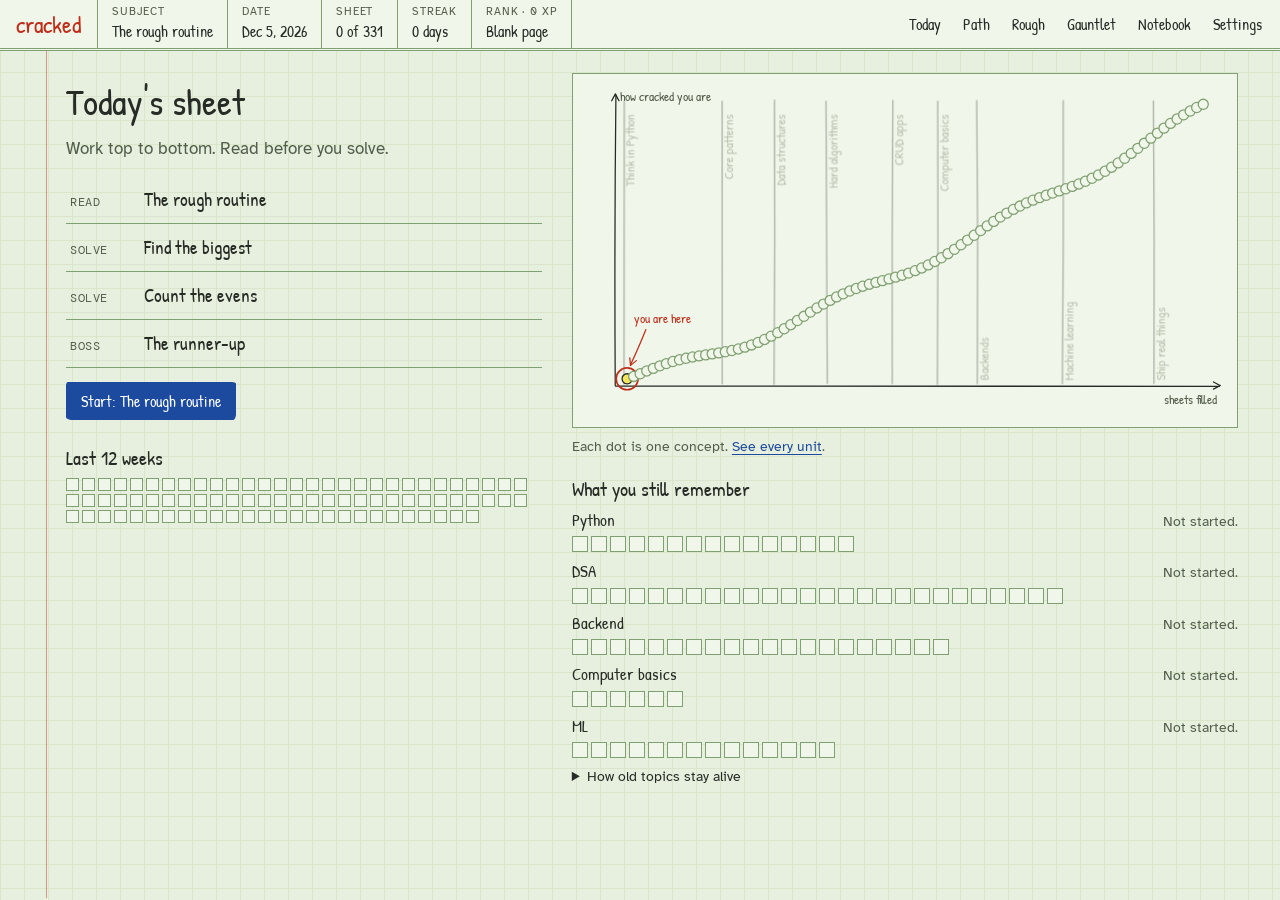
<file: index.html>
<!DOCTYPE html>
<html lang="en">
<head>
<meta charset="utf-8">
<meta name="viewport" content="width=device-width, initial-scale=1">
<title>Cracked: think on paper, then code it</title>
<link rel="preconnect" href="https://fonts.googleapis.com">
<link rel="preconnect" href="https://fonts.gstatic.com" crossorigin>
<link href="https://fonts.googleapis.com/css2?family=Architects+Daughter&family=Atkinson+Hyperlegible:ital,wght@0,400;0,700;1,400&family=DM+Mono:wght@400;500&display=swap" rel="stylesheet">
<link href="https://fonts.googleapis.com/css2?family=Patrick+Hand&text=0123456789&display=swap" rel="stylesheet">
<link rel="stylesheet" href="vendor/codemirror/codemirror.min.css">
<link rel="stylesheet" href="grind.css">
</head>
<body>
<a class="skip" href="#app">Skip to content</a>
<header class="pad-head" id="padHead"></header>
<main id="app" tabindex="-1"></main>
<div id="toasts" aria-live="polite"></div>
<div id="stamp" aria-hidden="true"></div>

<script src="vendor/codemirror/codemirror.min.js"></script>
<script src="vendor/codemirror/python.min.js"></script>
<script src="vendor/codemirror/matchbrackets.min.js"></script>
<script src="vendor/codemirror/closebrackets.min.js"></script>
<script src="vendor/codemirror/active-line.min.js"></script>
<script src="vendor/codemirror/runmode.min.js"></script>
<script src="data/problems-1.js"></script>
<script src="data/problems-2.js"></script>
<script src="data/problems-3.js"></script>
<script src="data/problems-4.js"></script>
<script src="viz.js"></script>
<script src="content/path.js"></script>
<script src="content/1-foundations.js"></script>
<script src="content/1b-python-work.js"></script>
<script src="content/2-dsa-core.js"></script>
<script src="content/3-dsa-structures.js"></script>
<script src="content/4-dsa-advanced.js"></script>
<script src="content/4b-leetcode.js"></script>
<script src="content/5-crud.js"></script>
<script src="content/5b-computer-basics.js"></script>
<script src="content/6-backend.js"></script>
<script src="content/6b-backend-work.js"></script>
<script src="content/7-ml.js"></script>
<script src="content/7b-ml-work.js"></script>
<script src="content/8-engineering.js"></script>
<script src="engine.js"></script>
<script src="memory.js"></script>
<script src="app.js"></script>
</body>
</html>
</file>
<file: grind.css>
/* Engineer's computation pad: pale green paper, graphite, red pencil for corrections, blue ink for actions. */
:root {
  --pad: #E7F0DE; --sheet: #F0F6E9; --grid: #D9E6CC; --rule: #7FA070;
  --graphite: #262B26; --soft: #535D4C; --red: #BF2E1B; --ink: #1B4A9E; --mark: #F6E65B; --pass: #1E6B3A;
  --hand: 'Patrick Hand', 'Architects Daughter', 'Segoe Print', 'Comic Sans MS', cursive;
  --body: 'Atkinson Hyperlegible', 'Segoe UI', system-ui, sans-serif;
  --mono: 'DM Mono', Consolas, Menlo, monospace;
}
* { box-sizing: border-box; }
html { -webkit-text-size-adjust: 100%; }
body {
  margin: 0; color: var(--graphite); font: 17px/1.6 var(--body); background-color: var(--pad);
  background-image: linear-gradient(var(--grid) 1px, transparent 1px), linear-gradient(90deg, var(--grid) 1px, transparent 1px);
  background-size: 24px 24px;
}
a { color: var(--ink); text-underline-offset: 3px; }
:focus-visible { outline: 2px solid var(--ink); outline-offset: 2px; }
h1, h2, h3 { font-family: var(--hand); font-weight: 400; line-height: 1.2; margin: 1.3em 0 .4em; }
h1 { font-size: 2.3rem; margin-top: .2em; }
h2 { font-size: 1.6rem; }
h3 { font-size: 1.25rem; }
p { margin: .6em 0; }
code, pre, kbd { font-family: var(--mono); font-size: .9em; }
code { background: #DCE8CF; padding: 1px 5px; border-radius: 3px; }
pre { background: var(--sheet); border: 1px solid var(--rule); padding: 10px 12px; overflow-x: auto; line-height: 1.5; }
pre code { background: none; padding: 0; }
table { border-collapse: collapse; margin: .8em 0; display: block; overflow-x: auto; }
th, td { border: 1px solid var(--rule); padding: 5px 10px; text-align: left; vertical-align: top; }
th { font-family: var(--hand); font-weight: 400; background: #DCE8CF; }
.skip { position: absolute; left: -999px; }
.skip:focus { left: 8px; top: 8px; background: var(--sheet); padding: 6px; z-index: 50; }
.mute { color: var(--soft); }
.small { font-size: .88rem; }
.ok { color: var(--pass); }
.bad { color: var(--red); }

/* Header: the title block printed on a real pad. Sheet N of M is true progress, not decoration. */
.pad-head { display: grid; grid-template-columns: auto 1fr auto; align-items: stretch; background: var(--sheet); border-bottom: 3px double var(--rule); position: sticky; top: 0; z-index: 20; }
.brand { font: 1.5rem/1 var(--hand); color: var(--red); text-decoration: none; padding: 12px 16px; border-right: 1px solid var(--rule); align-self: stretch; display: flex; align-items: center; }
.fields { display: flex; flex-wrap: wrap; min-width: 0; }
.field { padding: 4px 14px; border-right: 1px solid var(--rule); min-width: 0; }
.field label, .field .k { display: block; font-size: .66rem; letter-spacing: .08em; text-transform: uppercase; color: var(--soft); }
.field .v { font: 1.02rem/1.3 var(--hand); white-space: nowrap; overflow: hidden; text-overflow: ellipsis; display: block; max-width: 24ch; }
.pad-nav { display: flex; align-items: center; gap: 2px; padding: 0 8px; }
.pad-nav a { padding: 6px 10px; text-decoration: none; font: 1rem var(--hand); color: var(--graphite); }
.pad-nav a:hover { color: var(--ink); text-decoration: underline; }

/* The red margin line is the one bit of pad furniture that stays on every page. */
main { max-width: 1240px; min-height: calc(100vh - 53px); margin: 0 auto; padding: 22px 22px 80px 46px; position: relative; outline: none; }
main::before { content: ''; position: absolute; left: 26px; top: 0; bottom: 0; width: 1px; background: var(--red); opacity: .45; }

.btn { font: 1.02rem var(--hand); background: var(--sheet); color: var(--graphite); border: 1.5px solid var(--graphite); border-radius: 2px 5px 3px 6px / 5px 2px 6px 3px; padding: 7px 14px; cursor: pointer; text-decoration: none; display: inline-block; }
.btn:hover:not(:disabled) { background: var(--mark); }
.btn:disabled { opacity: .5; cursor: not-allowed; }
.btn.go { background: var(--ink); border-color: var(--ink); color: #fff; }
.btn.go:hover:not(:disabled) { background: #123a80; }
.btn.quiet { border-color: transparent; background: none; text-decoration: underline; color: var(--soft); padding: 7px 8px; }
.btn.quiet:hover:not(:disabled) { background: none; color: var(--red); }
.row { display: flex; flex-wrap: wrap; gap: 10px; align-items: center; }
.spread { display: flex; flex-wrap: wrap; gap: 10px; justify-content: space-between; align-items: baseline; }
.tag { font: .78rem var(--mono); border: 1px solid currentColor; padding: 0 6px; border-radius: 2px; color: var(--soft); white-space: nowrap; }
.tag.Easy { color: var(--pass); } .tag.Medium { color: var(--ink); } .tag.Hard { color: var(--red); }
.tag.boss { background: var(--red); border-color: var(--red); color: #fff; }

/* Home */
.home { display: grid; grid-template-columns: minmax(300px, 5fr) 7fr; gap: 30px; align-items: start; }
.today h1 { margin-bottom: 0; }
.todo { list-style: none; padding: 0; margin: 14px 0; }
.todo li { border-bottom: 1px solid var(--rule); }
.todo a { display: flex; gap: 12px; align-items: baseline; padding: 11px 4px; text-decoration: none; color: inherit; }
.todo a:hover .what { color: var(--ink); text-decoration: underline; }
.todo .kind { font: .72rem var(--mono); text-transform: uppercase; letter-spacing: .05em; color: var(--soft); min-width: 62px; }
.todo .what { font: 1.2rem/1.3 var(--hand); }
.todo li.done .what { color: var(--soft); text-decoration: line-through; text-decoration-color: var(--red); text-decoration-thickness: 2px; }
.curve-wrap { background: var(--sheet); border: 1px solid var(--rule); padding: 10px 12px 6px; }
.curve { width: 100%; height: auto; display: block; }
.curve .plotted { fill: none; stroke: var(--graphite); stroke-width: 2; stroke-dasharray: 1; animation: draw 1.6s ease-out; }
@keyframes draw { from { stroke-dashoffset: 1; } to { stroke-dashoffset: 0; } }
.nd { fill: var(--sheet); stroke: var(--graphite); stroke-width: 1.5; }
.nd.locked { stroke: var(--rule); }
.nd.open { fill: var(--mark); }
.nd.cleared { fill: var(--graphite); }
a:hover .nd, a:focus .nd { stroke: var(--ink); stroke-width: 3; }
.here { fill: none; stroke: var(--red); stroke-width: 2; }
.heat { display: flex; flex-wrap: wrap; gap: 3px; margin-top: 8px; }
.heat i { width: 13px; height: 13px; border: 1px solid var(--rule); background: var(--sheet); display: block; }
.heat i.l1 { background: #B6C7AB; } .heat i.l2 { background: #72806A; } .heat i.l3 { background: var(--graphite); }
.phase { margin-top: 10px; border-top: 1px solid var(--rule); }
.phase summary { cursor: pointer; padding: 10px 2px; display: flex; justify-content: space-between; gap: 12px; align-items: baseline; }
.phase summary b { font: 1.4rem var(--hand); }
.units { display: grid; grid-template-columns: repeat(auto-fill, minmax(230px, 1fr)); gap: 0 22px; padding-bottom: 12px; }
.units a { display: flex; justify-content: space-between; gap: 8px; padding: 5px 2px; border-bottom: 1px dotted var(--rule); text-decoration: none; color: inherit; }
.units a:hover { color: var(--ink); }
.units a.locked { color: var(--soft); }
.units a.cleared span:first-child { text-decoration: line-through; text-decoration-color: var(--red); }

.stampline { font: 2.4rem/1.1 var(--hand); color: var(--red); margin: .2em 0; }

/* Memory: graphite fades as a topic slips. */
.mem { margin-top: 18px; }
.mem h3 { margin-top: 0; }
.mem-row { margin: 8px 0; }
.mem-row b { font: 1.05rem var(--hand); }
.mem-cells { display: flex; flex-wrap: wrap; gap: 3px; margin-top: 3px; }
.mem-cells a, .mem-cells i { display: block; width: 16px; height: 16px; border: 1px solid var(--rule); background: var(--sheet); }
.mem-cells a.fresh { background: var(--graphite); border-color: var(--graphite); }
.mem-cells a.fading { background: #A3B09A; border-color: #72806A; }
.mem-cells a.rusty { border: 2px solid var(--red); }
.mem-cells a:hover { outline: 2px solid var(--ink); outline-offset: 1px; }
.skip-text { position: absolute; width: 1px; height: 1px; overflow: hidden; clip-path: inset(50%); }
@media (pointer: coarse) { .mem-cells a, .mem-cells i { width: 24px; height: 24px; } }

/* Reading */
.read { max-width: 760px; }
.read .lede { font-size: 1.15rem; }
.vis { background: var(--sheet); border: 1px solid var(--rule); margin: 16px 0; padding: 10px 12px; }
.vis svg { width: 100%; display: block; height: auto; }
.vis .cap { font: 1rem/1.4 var(--hand); color: var(--soft); margin-top: 4px; }
.vis .note { font: 1.08rem/1.4 var(--hand); min-height: 2.9em; border-top: 1px dashed var(--rule); padding-top: 8px; margin-top: 6px; }
.vis .ctrl { display: flex; gap: 8px; align-items: center; margin-top: 6px; font-size: .85rem; color: var(--soft); }
.sk { fill: none; stroke: var(--graphite); stroke-width: 1.5; stroke-linecap: round; }
.sk.r { stroke: var(--red); } .sk.b { stroke: var(--ink); } .sk.g { stroke: var(--pass); }
.sk.thick { stroke-width: 2.6; }
.mk { stroke: none; opacity: .75; } .mk-y { fill: var(--mark); } .mk-r { fill: #EFA99D; } .mk-b { fill: #AFC6EF; } .mk-g { fill: #A7D8B0; }
.tx { font: 16px var(--hand); fill: var(--graphite); } .tx.mono { font-family: var(--mono); font-size: 15px; }
.tx.soft { fill: var(--soft); } .tx.b { fill: var(--ink); } .tx.r { fill: var(--red); } .tx.g { fill: var(--pass); } .tx.dim { opacity: .35; }
.dot { fill: var(--graphite); } .dot.r { fill: var(--red); } .dot.b { fill: var(--ink); } .dot.g { fill: var(--pass); }
details.think { background: var(--sheet); border-left: 4px solid var(--red); margin: 16px 0; padding: 8px 14px; }
details.think summary { cursor: pointer; font: 1.1rem/1.4 var(--hand); }
details.think summary::after { content: ' (think first, then open)'; color: var(--soft); font: .8rem var(--body); }
details.think[open] summary::after { content: ''; }
.tryit { margin: 16px 0; }
.teach textarea, .rough textarea, .deb textarea { width: 100%; }
textarea, input[type=text], input[type=search], select { font: 1rem/1.5 var(--body); background: var(--sheet); color: var(--graphite); border: 1px solid var(--rule); padding: 8px 10px; border-radius: 2px; }
textarea.plain { font: 1.1rem/1.5 var(--hand); }
.teach { border-top: 3px double var(--rule); margin-top: 30px; padding-top: 6px; }

/* Solve */
.tabs { display: flex; gap: 2px; border-bottom: 2px solid var(--graphite); margin: 10px 0 16px; flex-wrap: wrap; }
.tabs button { font: 1.15rem var(--hand); padding: 6px 18px; background: none; border: 1px solid transparent; border-bottom: 0; cursor: pointer; color: var(--graphite); }
.tabs button[aria-selected=true] { background: var(--sheet); border-color: var(--graphite); position: relative; top: 2px; }
.tabs button:disabled { color: var(--soft); cursor: not-allowed; opacity: .6; }
.solve { display: grid; grid-template-columns: minmax(280px, 5fr) 7fr; gap: 24px; align-items: start; }
.statement { background: var(--sheet); border: 1px solid var(--rule); padding: 8px 14px; max-height: calc(100vh - 170px); overflow: auto; position: sticky; top: 76px; }
.ex { font: .88rem/1.5 var(--mono); border-left: 2px solid var(--rule); padding-left: 10px; margin: 8px 0; overflow-wrap: anywhere; }
.padbox { background: var(--sheet); border: 1px solid var(--rule); }
.tools { display: flex; flex-wrap: wrap; gap: 2px; padding: 6px; border-bottom: 1px solid var(--rule); align-items: center; }
.tools button { font: .95rem var(--hand); background: none; border: 1px solid transparent; padding: 3px 7px; cursor: pointer; color: var(--graphite); }
.tools button:hover { border-color: var(--rule); }
.tools button[aria-pressed=true] { border-color: var(--graphite); background: var(--mark); }
.tools input { font: .9rem var(--mono); padding: 3px 6px; width: 136px; }
.tools .swatch { width: 22px; height: 22px; padding: 0; border-radius: 50%; border: 2px solid transparent; }
.tools .swatch[aria-pressed=true] { border-color: var(--graphite); outline: 2px solid var(--sheet); outline-offset: -4px; }
canvas.pad { display: block; width: 100%; aspect-ratio: 5 / 3; touch-action: none; cursor: crosshair;
  background-image: linear-gradient(var(--grid) 1px, transparent 1px), linear-gradient(90deg, var(--grid) 1px, transparent 1px); background-size: 20px 20px; }
canvas.thumb { display: block; width: 100%; aspect-ratio: 5 / 3; background: var(--pad); }
.results { margin-top: 12px; }
.fail { border-left: 4px solid var(--red); background: var(--sheet); padding: 8px 12px; font: .9rem/1.5 var(--mono); overflow-wrap: anywhere; white-space: pre-wrap; }
.passall { border-left: 4px solid var(--pass); background: var(--sheet); padding: 8px 12px; }
.log { font: .85rem/1.45 var(--mono); background: var(--sheet); border: 1px dashed var(--rule); padding: 6px 10px; white-space: pre-wrap; margin-top: 8px; max-height: 220px; overflow: auto; }
.nudge { border-left: 4px solid var(--ink); background: var(--sheet); padding: 6px 12px; margin: 8px 0; font: 1.05rem/1.4 var(--hand); }

/* Editor */
.CodeMirror { height: auto; min-height: 340px; background: var(--sheet); border: 1px solid var(--graphite); font: 15px/1.55 var(--mono); }
.CodeMirror-scroll { min-height: 340px; }
.cm-s-pad .CodeMirror-gutters { background: #DCE8CF; border-right: 1px solid var(--rule); }
.cm-s-pad .CodeMirror-linenumber { color: var(--soft); }
.cm-s-pad .CodeMirror-cursor { border-left: 2px solid var(--red); }
.cm-s-pad .CodeMirror-activeline-background { background: #E4EDD8; }
.cm-s-pad .CodeMirror-selected, .cm-s-pad .CodeMirror-focused .CodeMirror-selected { background: #F6E65B88; }
.cm-s-pad .cm-keyword { color: var(--ink); font-weight: 500; }
.cm-s-pad .cm-def { color: var(--red); }
.cm-s-pad .cm-string { color: var(--pass); }
.cm-s-pad .cm-comment { color: #5E6A55; font-style: italic; }
.cm-s-pad .cm-number { color: #8A4B08; }
.cm-s-pad .cm-builtin { color: #6B3FA0; }
.cm-s-pad .cm-variable-2 { color: var(--graphite); }
.tryit .CodeMirror, .tryit .CodeMirror-scroll { min-height: 60px; }

/* Stamp: the reward. A rubber stamp thumps onto the sheet once. */
#stamp { position: fixed; inset: 0; display: none; place-items: center; pointer-events: none; z-index: 60; }
#stamp.on { display: grid; }
#stamp span { font: clamp(3rem, 11vw, 7rem)/1 var(--hand); color: var(--red); border: 6px solid var(--red); padding: 8px 26px; border-radius: 10px; transform: rotate(-9deg); background: #F0F6E9D9; animation: thump .45s cubic-bezier(.2, 1.6, .4, 1); }
@keyframes thump { from { transform: rotate(-9deg) scale(2.6); opacity: 0; } to { transform: rotate(-9deg) scale(1); opacity: 1; } }

#toasts { position: fixed; right: 16px; bottom: 16px; display: grid; gap: 8px; z-index: 70; }
.toast { background: var(--graphite); color: var(--sheet); padding: 8px 14px; font: 1rem var(--hand); max-width: 340px; }

.cards { display: grid; grid-template-columns: repeat(auto-fill, minmax(280px, 1fr)); gap: 0 26px; }
.plist { list-style: none; padding: 0; margin: 8px 0; }
.plist li { border-bottom: 1px solid var(--rule); }
.plist a, .plist .lockd { display: flex; justify-content: space-between; gap: 10px; align-items: center; padding: 9px 2px; text-decoration: none; color: inherit; }
.plist a:hover span:first-child { color: var(--ink); text-decoration: underline; }
.plist .lockd { color: var(--soft); }
.check { display: flex; gap: 10px; padding: 6px 0; align-items: baseline; }
.note-item { border-bottom: 1px solid var(--rule); padding: 10px 0; }
.note-item .plain { white-space: pre-wrap; font: 1.08rem/1.45 var(--hand); }

@media (max-width: 940px) {
  .pad-head { grid-template-columns: auto 1fr; }
  .field:nth-child(-n+2) { display: none; }
  .field { padding: 3px 8px; }
  .field .v { font-size: .95rem; }
  .brand { padding: 8px 10px; font-size: 1.25rem; }
  .pad-head { position: static; }
  .pad-nav { grid-column: 1 / -1; flex-wrap: wrap; gap: 0; padding: 0 4px; border-top: 1px solid var(--rule); }
  .pad-nav a { padding: 4px 6px; font-size: .92rem; }
  .home, .solve { grid-template-columns: minmax(0, 1fr); }
  .statement { position: static; max-height: none; }
  main { padding: 16px 12px 70px 24px; }
  main::before { left: 12px; }
}
@media (prefers-reduced-motion: reduce) {
  *, *::before, *::after { animation: none !important; transition: none !important; }
}
</file>
<file: vendor/codemirror/codemirror.min.css>
.CodeMirror{font-family:monospace;height:300px;color:#000;direction:ltr}.CodeMirror-lines{padding:4px 0}.CodeMirror pre.CodeMirror-line,.CodeMirror pre.CodeMirror-line-like{padding:0 4px}.CodeMirror-gutter-filler,.CodeMirror-scrollbar-filler{background-color:#fff}.CodeMirror-gutters{border-right:1px solid #ddd;background-color:#f7f7f7;white-space:nowrap}.CodeMirror-linenumber{padding:0 3px 0 5px;min-width:20px;text-align:right;color:#999;white-space:nowrap}.CodeMirror-guttermarker{color:#000}.CodeMirror-guttermarker-subtle{color:#999}.CodeMirror-cursor{border-left:1px solid #000;border-right:none;width:0}.CodeMirror div.CodeMirror-secondarycursor{border-left:1px solid silver}.cm-fat-cursor .CodeMirror-cursor{width:auto;border:0!important;background:#7e7}.cm-fat-cursor div.CodeMirror-cursors{z-index:1}.cm-fat-cursor .CodeMirror-line::selection,.cm-fat-cursor .CodeMirror-line>span::selection,.cm-fat-cursor .CodeMirror-line>span>span::selection{background:0 0}.cm-fat-cursor .CodeMirror-line::-moz-selection,.cm-fat-cursor .CodeMirror-line>span::-moz-selection,.cm-fat-cursor .CodeMirror-line>span>span::-moz-selection{background:0 0}.cm-fat-cursor{caret-color:transparent}@-moz-keyframes blink{50%{background-color:transparent}}@-webkit-keyframes blink{50%{background-color:transparent}}@keyframes blink{50%{background-color:transparent}}.cm-tab{display:inline-block;text-decoration:inherit}.CodeMirror-rulers{position:absolute;left:0;right:0;top:-50px;bottom:0;overflow:hidden}.CodeMirror-ruler{border-left:1px solid #ccc;top:0;bottom:0;position:absolute}.cm-s-default .cm-header{color:#00f}.cm-s-default .cm-quote{color:#090}.cm-negative{color:#d44}.cm-positive{color:#292}.cm-header,.cm-strong{font-weight:700}.cm-em{font-style:italic}.cm-link{text-decoration:underline}.cm-strikethrough{text-decoration:line-through}.cm-s-default .cm-keyword{color:#708}.cm-s-default .cm-atom{color:#219}.cm-s-default .cm-number{color:#164}.cm-s-default .cm-def{color:#00f}.cm-s-default .cm-variable-2{color:#05a}.cm-s-default .cm-type,.cm-s-default .cm-variable-3{color:#085}.cm-s-default .cm-comment{color:#a50}.cm-s-default .cm-string{color:#a11}.cm-s-default .cm-string-2{color:#f50}.cm-s-default .cm-meta{color:#555}.cm-s-default .cm-qualifier{color:#555}.cm-s-default .cm-builtin{color:#30a}.cm-s-default .cm-bracket{color:#997}.cm-s-default .cm-tag{color:#170}.cm-s-default .cm-attribute{color:#00c}.cm-s-default .cm-hr{color:#999}.cm-s-default .cm-link{color:#00c}.cm-s-default .cm-error{color:red}.cm-invalidchar{color:red}.CodeMirror-composing{border-bottom:2px solid}div.CodeMirror span.CodeMirror-matchingbracket{color:#0b0}div.CodeMirror span.CodeMirror-nonmatchingbracket{color:#a22}.CodeMirror-matchingtag{background:rgba(255,150,0,.3)}.CodeMirror-activeline-background{background:#e8f2ff}.CodeMirror{position:relative;overflow:hidden;background:#fff}.CodeMirror-scroll{overflow:scroll!important;margin-bottom:-50px;margin-right:-50px;padding-bottom:50px;height:100%;outline:0;position:relative;z-index:0}.CodeMirror-sizer{position:relative;border-right:50px solid transparent}.CodeMirror-gutter-filler,.CodeMirror-hscrollbar,.CodeMirror-scrollbar-filler,.CodeMirror-vscrollbar{position:absolute;z-index:6;display:none;outline:0}.CodeMirror-vscrollbar{right:0;top:0;overflow-x:hidden;overflow-y:scroll}.CodeMirror-hscrollbar{bottom:0;left:0;overflow-y:hidden;overflow-x:scroll}.CodeMirror-scrollbar-filler{right:0;bottom:0}.CodeMirror-gutter-filler{left:0;bottom:0}.CodeMirror-gutters{position:absolute;left:0;top:0;min-height:100%;z-index:3}.CodeMirror-gutter{white-space:normal;height:100%;display:inline-block;vertical-align:top;margin-bottom:-50px}.CodeMirror-gutter-wrapper{position:absolute;z-index:4;background:0 0!important;border:none!important}.CodeMirror-gutter-background{position:absolute;top:0;bottom:0;z-index:4}.CodeMirror-gutter-elt{position:absolute;cursor:default;z-index:4}.CodeMirror-gutter-wrapper ::selection{background-color:transparent}.CodeMirror-gutter-wrapper ::-moz-selection{background-color:transparent}.CodeMirror-lines{cursor:text;min-height:1px}.CodeMirror pre.CodeMirror-line,.CodeMirror pre.CodeMirror-line-like{-moz-border-radius:0;-webkit-border-radius:0;border-radius:0;border-width:0;background:0 0;font-family:inherit;font-size:inherit;margin:0;white-space:pre;word-wrap:normal;line-height:inherit;color:inherit;z-index:2;position:relative;overflow:visible;-webkit-tap-highlight-color:transparent;-webkit-font-variant-ligatures:contextual;font-variant-ligatures:contextual}.CodeMirror-wrap pre.CodeMirror-line,.CodeMirror-wrap pre.CodeMirror-line-like{word-wrap:break-word;white-space:pre-wrap;word-break:normal}.CodeMirror-linebackground{position:absolute;left:0;right:0;top:0;bottom:0;z-index:0}.CodeMirror-linewidget{position:relative;z-index:2;padding:.1px}.CodeMirror-rtl pre{direction:rtl}.CodeMirror-code{outline:0}.CodeMirror-gutter,.CodeMirror-gutters,.CodeMirror-linenumber,.CodeMirror-scroll,.CodeMirror-sizer{-moz-box-sizing:content-box;box-sizing:content-box}.CodeMirror-measure{position:absolute;width:100%;height:0;overflow:hidden;visibility:hidden}.CodeMirror-cursor{position:absolute;pointer-events:none}.CodeMirror-measure pre{position:static}div.CodeMirror-cursors{visibility:hidden;position:relative;z-index:3}div.CodeMirror-dragcursors{visibility:visible}.CodeMirror-focused div.CodeMirror-cursors{visibility:visible}.CodeMirror-selected{background:#d9d9d9}.CodeMirror-focused .CodeMirror-selected{background:#d7d4f0}.CodeMirror-crosshair{cursor:crosshair}.CodeMirror-line::selection,.CodeMirror-line>span::selection,.CodeMirror-line>span>span::selection{background:#d7d4f0}.CodeMirror-line::-moz-selection,.CodeMirror-line>span::-moz-selection,.CodeMirror-line>span>span::-moz-selection{background:#d7d4f0}.cm-searching{background-color:#ffa;background-color:rgba(255,255,0,.4)}.cm-force-border{padding-right:.1px}@media print{.CodeMirror div.CodeMirror-cursors{visibility:hidden}}.cm-tab-wrap-hack:after{content:''}span.CodeMirror-selectedtext{background:0 0}
</file>
